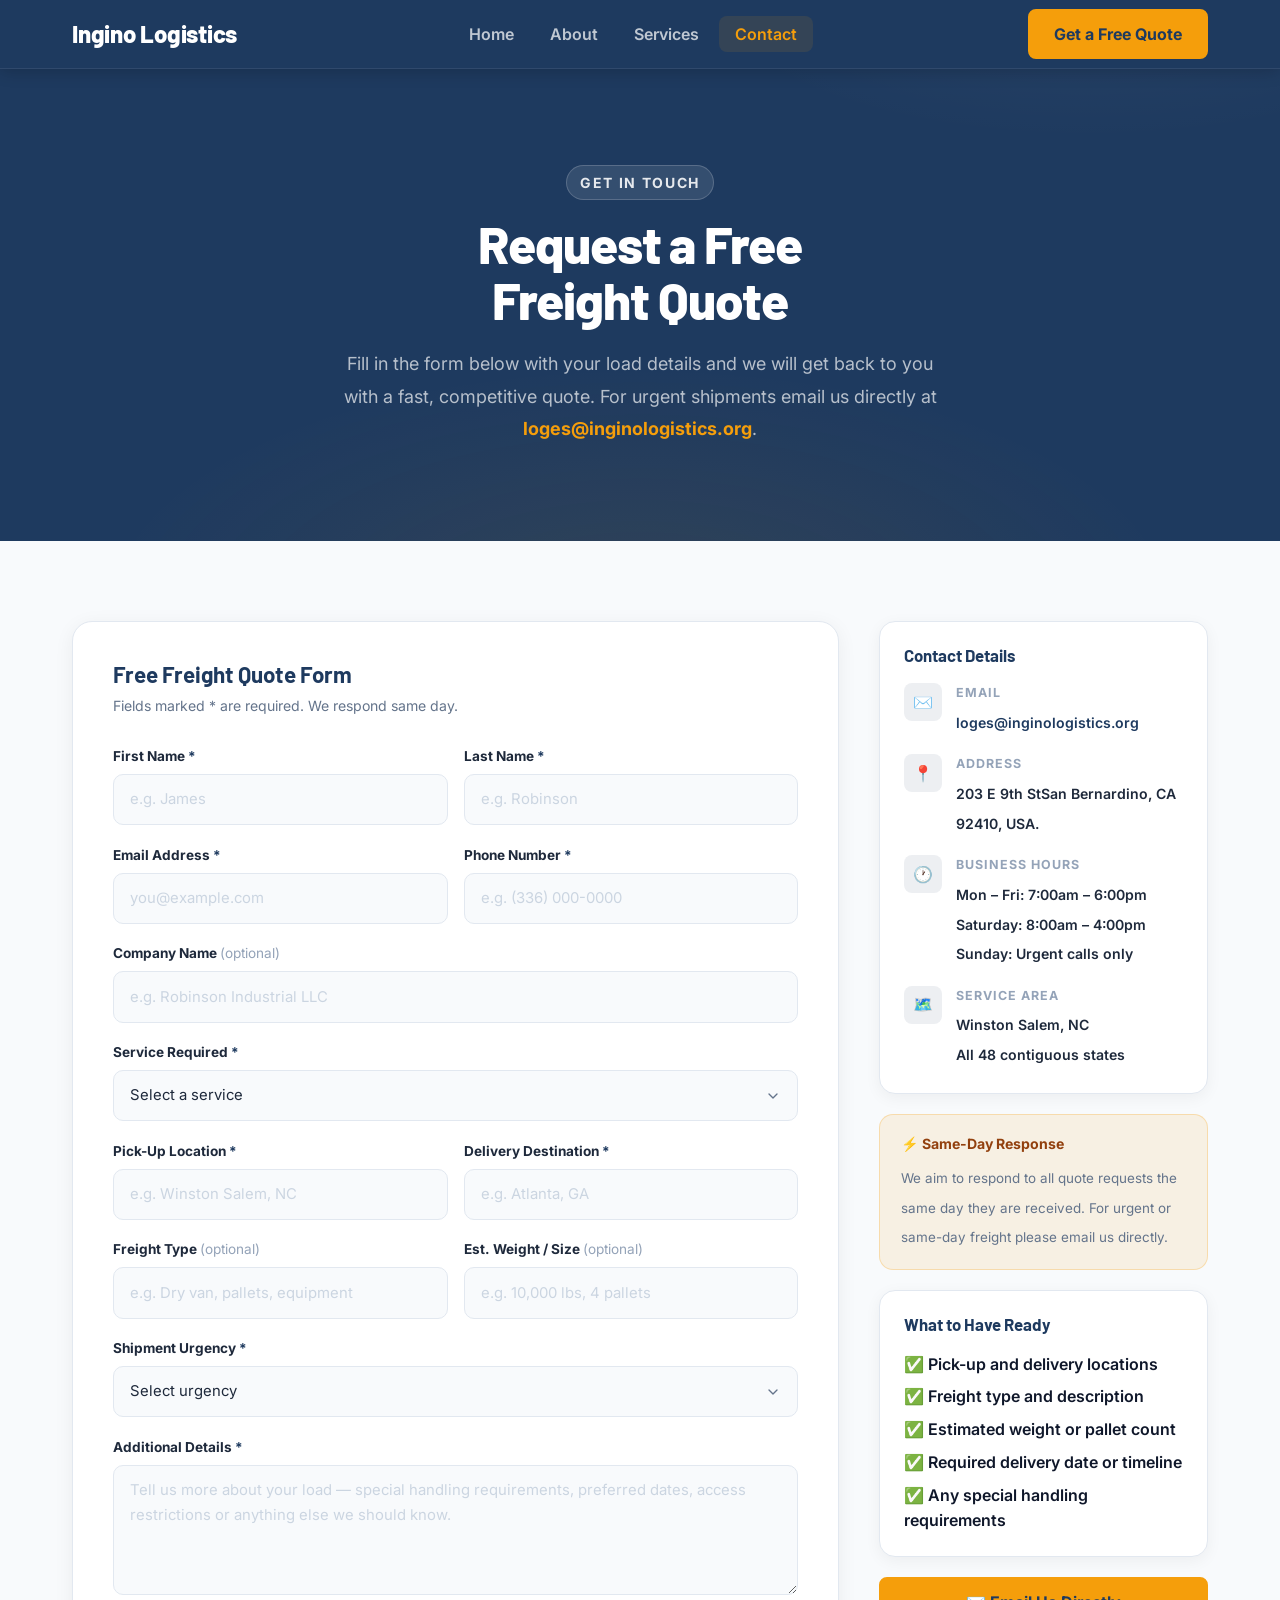
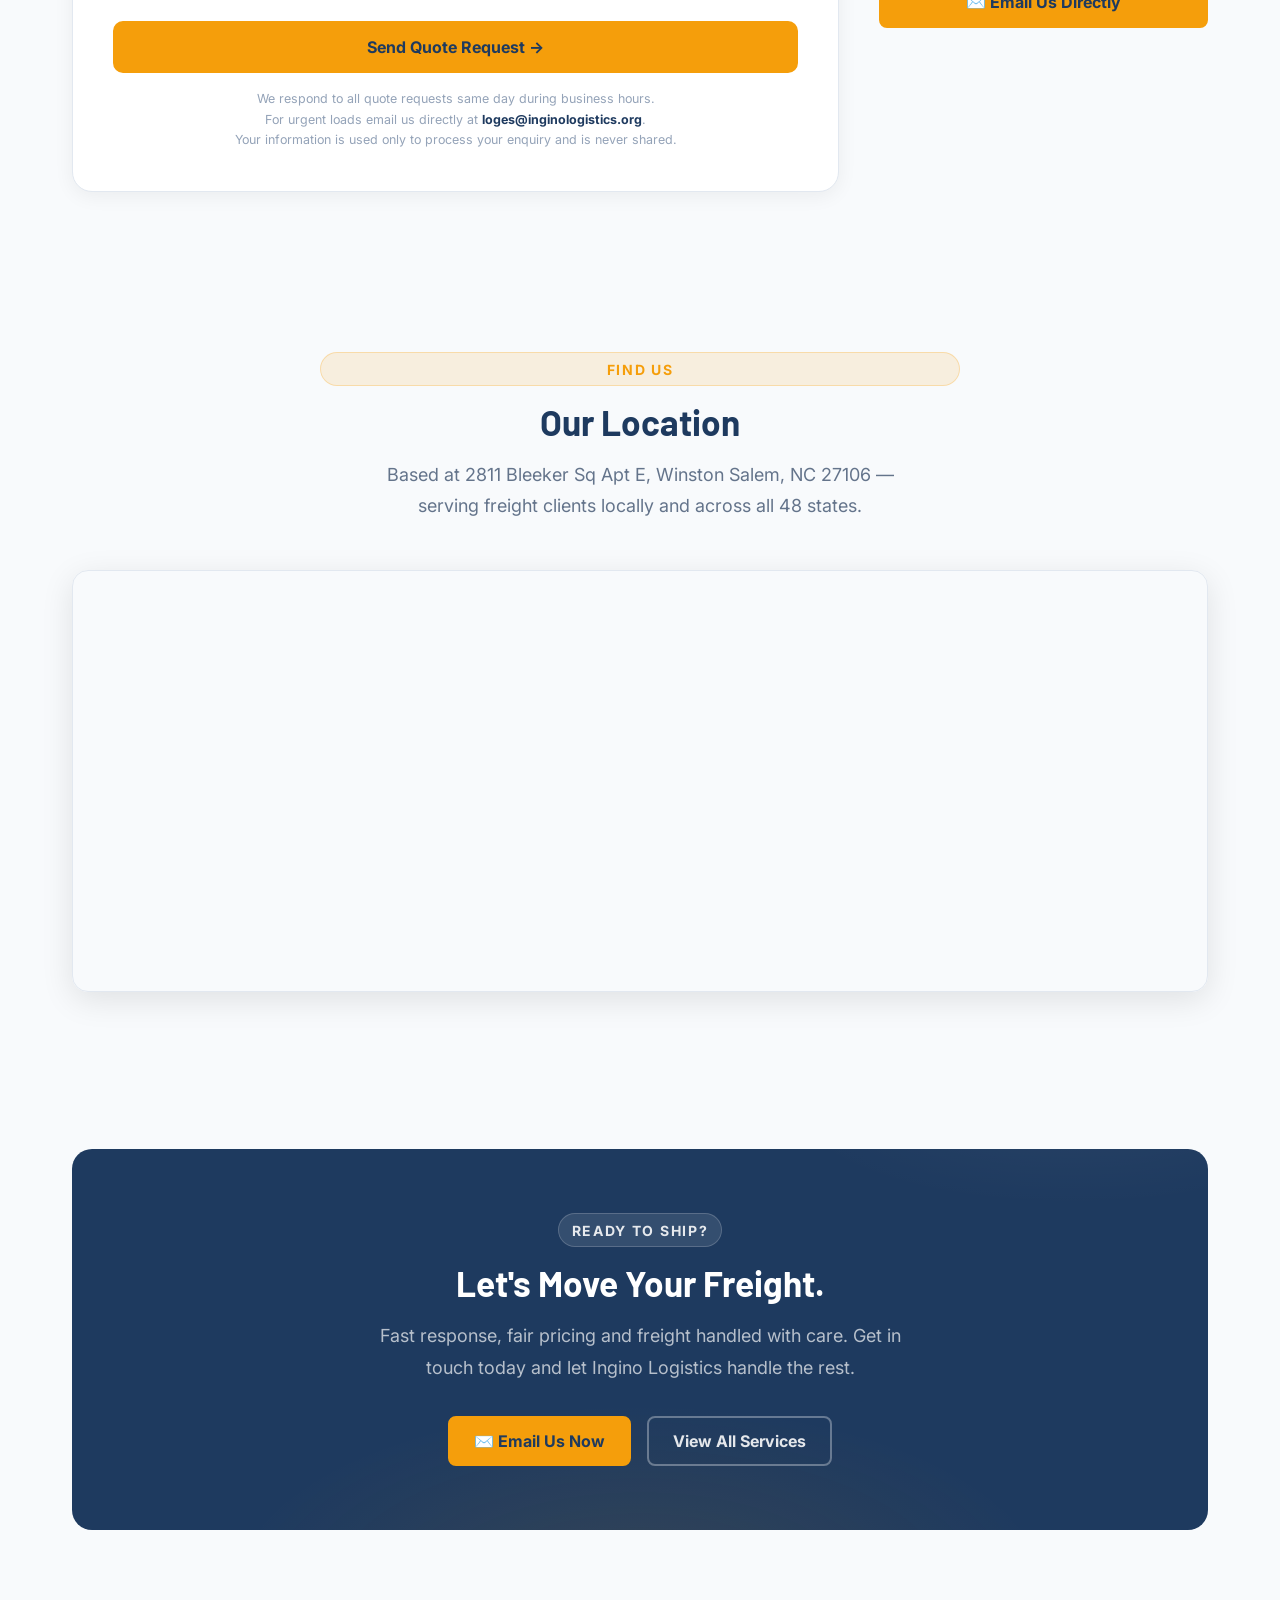
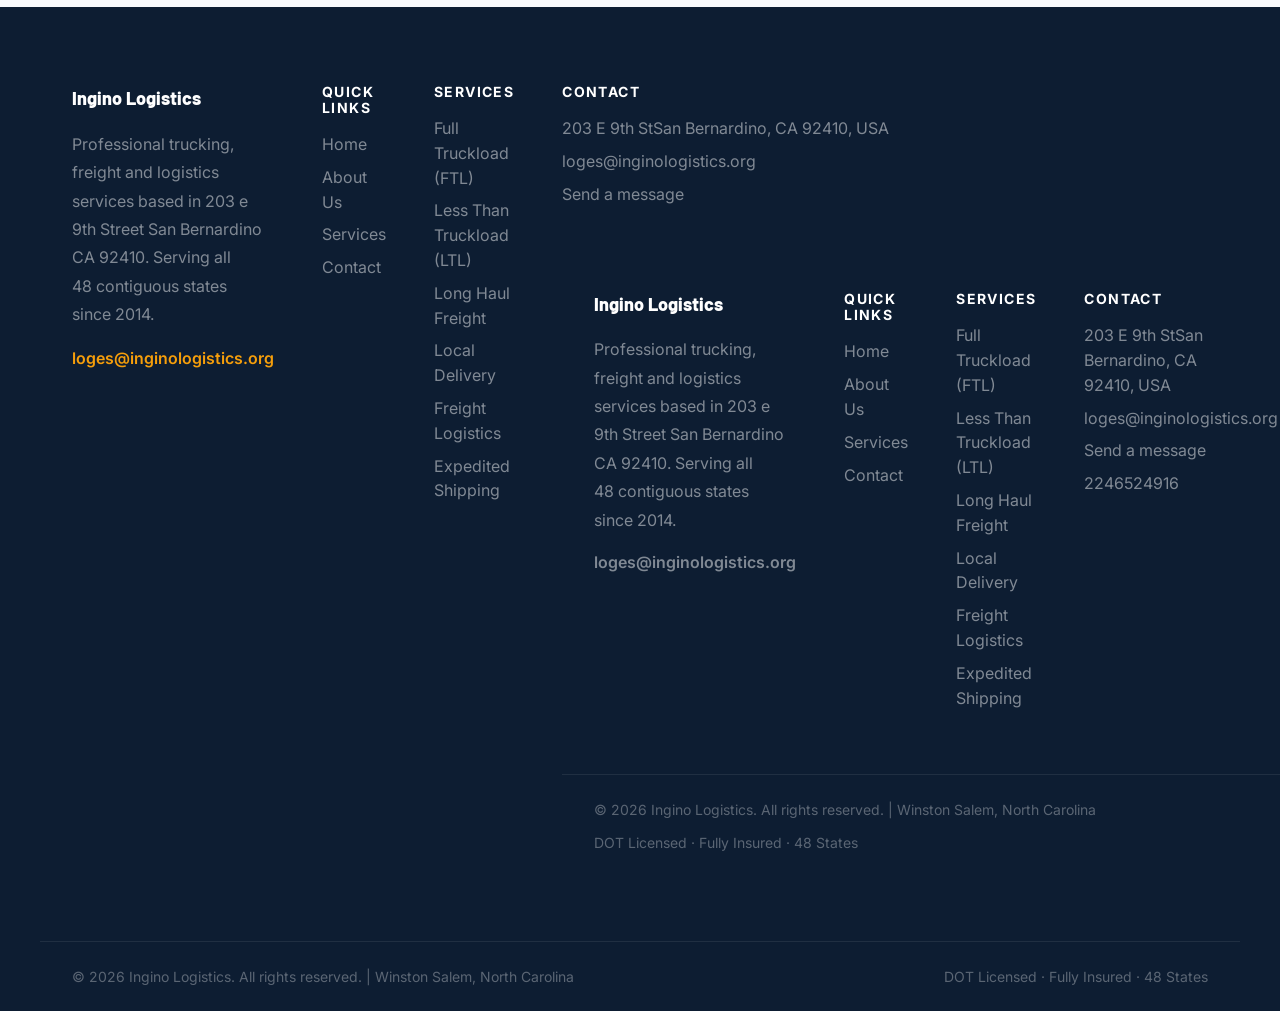
<file: contact.html>
<!doctype html>
<html lang="en">
  <head>
    <meta charset="UTF-8" />
    <meta name="viewport" content="width=device-width, initial-scale=1.0" />
    <title>Contact | Ingino Logistics — Winston Salem, NC</title>
    <meta
      name="description"
      content="Contact Ingino Logistics for a free freight quote. Trucking, FTL, LTL, long haul and local delivery across Winston Salem, NC and all 48 states."
    />
    <link rel="icon" type="image/png" href="images/logo.png" />
    <link rel="stylesheet" href="./assets/css/style.css" />

    <style>
      .contact-layout {
        display: grid;
        grid-template-columns: 1.4fr 0.6fr;
        gap: 2.5rem;
        align-items: start;
      }

      .contact-form-wrap {
        background: #fff;
        border: 1px solid #e2e8f0;
        border-radius: 20px;
        padding: clamp(1.5rem, 4vw, 2.5rem);
        box-shadow: 0 4px 20px rgba(0, 0, 0, 0.06);
      }

      .form-title {
        font-size: 1.4rem;
        font-weight: 700;
        margin-bottom: 0.35rem;
        color: #1e3a5f;
      }

      .form-subtitle {
        font-size: 0.88rem;
        color: #64748b;
        margin-bottom: 1.75rem;
      }

      .form-row {
        display: grid;
        grid-template-columns: 1fr 1fr;
        gap: 1rem;
      }

      .form-group {
        display: grid;
        gap: 0.4rem;
        margin-bottom: 1.15rem;
      }

      .form-group label {
        font-size: 0.85rem;
        font-weight: 700;
        color: #1e293b;
      }

      .form-group .req {
        color: #1e3a5f;
      }
      .form-group .opt {
        color: #94a3b8;
        font-weight: 400;
      }

      .form-group input,
      .form-group textarea,
      .form-group select {
        width: 100%;
        padding: 0.78rem 1rem;
        border: 1.5px solid #e2e8f0;
        border-radius: 10px;
        background: #f8fafc;
        font-size: 0.93rem;
        color: #1e293b;
        font-family: inherit;
        transition:
          border-color 0.2s,
          box-shadow 0.2s;
        -webkit-appearance: none;
        appearance: none;
      }

      .form-group input::placeholder,
      .form-group textarea::placeholder {
        color: #cbd5e1;
      }

      .form-group input:focus,
      .form-group textarea:focus,
      .form-group select:focus {
        outline: none;
        border-color: #1e3a5f;
        box-shadow: 0 0 0 3px rgba(30, 58, 95, 0.1);
      }

      .form-group input.error,
      .form-group textarea.error,
      .form-group select.error {
        border-color: #dc2626;
        box-shadow: 0 0 0 3px rgba(220, 38, 38, 0.1);
      }

      .form-group select {
        background-image: url("data:image/svg+xml,%3Csvg xmlns='http://www.w3.org/2000/svg' width='16' height='16' viewBox='0 0 24 24' fill='none' stroke='%2364748b' stroke-width='2' stroke-linecap='round' stroke-linejoin='round'%3E%3Cpolyline points='6 9 12 15 18 9'/%3E%3C/svg%3E");
        background-repeat: no-repeat;
        background-position: right 1rem center;
        padding-right: 2.5rem;
        cursor: pointer;
      }

      .form-group textarea {
        resize: vertical;
        min-height: 130px;
        line-height: 1.65;
      }

      .field-error {
        font-size: 0.78rem;
        color: #dc2626;
        font-weight: 600;
        display: none;
        margin-top: 2px;
      }

      .field-error.visible {
        display: block;
      }

      #form-result {
        display: none;
        padding: 0.9rem 1.1rem;
        border-radius: 10px;
        font-size: 0.88rem;
        font-weight: 600;
        line-height: 1.6;
        margin-bottom: 1.25rem;
        background: #fee2e2;
        border: 1px solid #fca5a5;
        color: #991b1b;
      }

      #form-result.visible {
        display: block;
      }

      .form-submit-btn {
        width: 100%;
        justify-content: center;
        min-height: 52px;
        font-size: 1rem;
        border-radius: 10px;
        margin-top: 0.5rem;
      }

      .form-note {
        font-size: 0.78rem;
        color: #94a3b8;
        text-align: center;
        line-height: 1.65;
        margin-top: 1rem;
      }

      /* Sidebar */
      .contact-sidebar {
        display: grid;
        gap: 1.25rem;
      }

      .info-card {
        background: #fff;
        border: 1px solid #e2e8f0;
        border-radius: 16px;
        padding: 1.5rem;
        box-shadow: 0 4px 16px rgba(0, 0, 0, 0.05);
        display: grid;
        gap: 1.1rem;
      }

      .info-card h3 {
        font-size: 1.05rem;
        font-weight: 700;
        color: #1e3a5f;
      }

      .info-detail {
        display: flex;
        align-items: flex-start;
        gap: 0.85rem;
      }

      .info-icon {
        width: 38px;
        height: 38px;
        border-radius: 8px;
        background: rgba(30, 58, 95, 0.08);
        display: grid;
        place-items: center;
        font-size: 1rem;
        flex-shrink: 0;
        color: #1e3a5f;
      }

      .info-detail-text p {
        font-weight: 700;
        font-size: 0.78rem;
        color: #94a3b8;
        text-transform: uppercase;
        letter-spacing: 0.08em;
        margin-bottom: 0.2rem;
      }

      .info-detail-text span,
      .info-detail-text a {
        font-size: 0.88rem;
        color: #1e293b;
        font-weight: 600;
        line-height: 1.55;
      }

      .info-detail-text a {
        color: #1e3a5f;
      }
      .info-detail-text a:hover {
        color: #f59e0b;
      }

      .notice-strip {
        background: rgba(245, 158, 11, 0.1);
        border: 1px solid rgba(245, 158, 11, 0.25);
        border-radius: 14px;
        padding: 1.1rem 1.3rem;
      }

      .notice-strip strong {
        display: block;
        font-size: 0.88rem;
        color: #92400e;
        margin-bottom: 0.4rem;
      }

      .notice-strip span {
        font-size: 0.84rem;
        color: #64748b;
        line-height: 1.65;
      }

      .map-wrap {
        border-radius: 16px;
        overflow: hidden;
        box-shadow: 0 8px 32px rgba(0, 0, 0, 0.1);
        border: 1px solid #e2e8f0;
        margin-top: 1rem;
      }

      @media (max-width: 1024px) {
        .contact-layout {
          grid-template-columns: 1fr;
        }
        .contact-sidebar {
          grid-template-columns: repeat(2, 1fr);
        }
      }

      @media (max-width: 640px) {
        .contact-sidebar {
          grid-template-columns: 1fr;
        }
        .form-row {
          grid-template-columns: 1fr;
        }
      }
    </style>
  </head>
  <body>
    <!-- HEADER -->
    <header class="header">
      <div class="container">
        <nav class="navbar">
          <div class="logo">
            <span class="logo-text">Ingino Logistics</span>
          </div>
          <ul class="nav-links" id="nav-links">
            <li><a href="index.html">Home</a></li>
            <li><a href="about.html">About</a></li>
            <li><a href="services.html">Services</a></li>
            <li><a href="contact.html" class="active">Contact</a></li>
          </ul>
          <a href="contact.html" class="btn btn-primary nav-cta"
            >Get a Free Quote</a
          >
          <button
            class="hamburger"
            id="hamburger"
            aria-label="Toggle menu"
            aria-expanded="false"
          >
            <span></span><span></span><span></span>
          </button>
        </nav>
      </div>
    </header>

    <!-- PAGE HERO -->
    <section class="page-hero">
      <div class="container">
        <span class="section-label label-light">Get In Touch</span>
        <h1>Request a Free<br />Freight Quote</h1>
        <p>
          Fill in the form below with your load details and we will get back to
          you with a fast, competitive quote. For urgent shipments email us
          directly at
          <a
            href="mailto:loges@inginologistics.org"
            style="color: #f59e0b; font-weight: 700"
            >loges@inginologistics.org</a
          >.
        </p>
      </div>
    </section>

    <!-- CONTACT SECTION -->
    <section class="section">
      <div class="container contact-layout">
        <!-- ══ FORM ══ -->
        <div>
          <div id="form-result">
            ⚠️ Please fill in all required fields before submitting.
          </div>

          <!--
          ════════════════════════════════════════════════════
          FORMSUBMIT — NATIVE POST (no AJAX)
          ════════════════════════════════════════════════════
          1. Email is already set to loges@inginologistics.org
          2. Deploy site live — won't work on localhost
          3. Submit form once on the live site
          4. Check loges@inginologistics.org inbox (and spam folder)
          5. Click the activation link from FormSubmit
          6. Done — all future submissions go to inbox
          ════════════════════════════════════════════════════
          -->
          <form
            class="contact-form-wrap"
            id="contact-form"
            action="https://formsubmit.co/loges@inginologistics.org"
            method="POST"
            novalidate
          >
            <!-- FormSubmit hidden config -->
            <input
              type="hidden"
              name="_subject"
              value="New Freight Quote Request — Ingino Logistics"
            />
            <input type="hidden" name="_template" value="table" />
            <input type="hidden" name="_captcha" value="false" />
            <input
              type="hidden"
              name="_next"
              value="https://inginologistics.com/contact.html"
            />
            <input
              type="hidden"
              name="_url"
              value="https://inginologistics.com/contact.html"
            />
            <!-- Honeypot spam trap -->
            <input
              type="text"
              name="_honey"
              style="display: none"
              tabindex="-1"
              autocomplete="off"
            />

            <h3 class="form-title">Free Freight Quote Form</h3>
            <p class="form-subtitle">
              Fields marked <span class="req">*</span> are required. We respond
              same day.
            </p>

            <!-- Name -->
            <div class="form-row">
              <div class="form-group">
                <label for="first-name"
                  >First Name <span class="req">*</span></label
                >
                <input
                  type="text"
                  id="first-name"
                  name="First Name"
                  placeholder="e.g. James"
                  autocomplete="given-name"
                />
                <span class="field-error" id="err-first-name"
                  >Please enter your first name.</span
                >
              </div>
              <div class="form-group">
                <label for="last-name"
                  >Last Name <span class="req">*</span></label
                >
                <input
                  type="text"
                  id="last-name"
                  name="Last Name"
                  placeholder="e.g. Robinson"
                  autocomplete="family-name"
                />
                <span class="field-error" id="err-last-name"
                  >Please enter your last name.</span
                >
              </div>
            </div>

            <!-- Email & Phone -->
            <div class="form-row">
              <div class="form-group">
                <label for="email"
                  >Email Address <span class="req">*</span></label
                >
                <input
                  type="email"
                  id="email"
                  name="email"
                  placeholder="you@example.com"
                  autocomplete="email"
                />
                <span class="field-error" id="err-email"
                  >Please enter a valid email address.</span
                >
              </div>
              <div class="form-group">
                <label for="phone"
                  >Phone Number <span class="req">*</span></label
                >
                <input
                  type="tel"
                  id="phone"
                  name="Phone Number"
                  placeholder="e.g. (336) 000-0000"
                  autocomplete="tel"
                />
                <span class="field-error" id="err-phone"
                  >Please enter your phone number.</span
                >
              </div>
            </div>

            <!-- Company -->
            <div class="form-group">
              <label for="company"
                >Company Name <span class="opt">(optional)</span></label
              >
              <input
                type="text"
                id="company"
                name="Company"
                placeholder="e.g. Robinson Industrial LLC"
                autocomplete="organization"
              />
            </div>

            <!-- Service needed -->
            <div class="form-group">
              <label for="service"
                >Service Required <span class="req">*</span></label
              >
              <select id="service" name="Service Required">
                <option value="" disabled selected>Select a service</option>
                <option value="Full Truckload (FTL)">
                  Full Truckload (FTL)
                </option>
                <option value="Less Than Truckload (LTL)">
                  Less Than Truckload (LTL)
                </option>
                <option value="Long Haul Freight">Long Haul Freight</option>
                <option value="Local / Regional Delivery">
                  Local / Regional Delivery
                </option>
                <option value="Freight Logistics">Freight Logistics</option>
                <option value="Expedited Shipping">Expedited Shipping</option>
                <option value="Multiple Services">Multiple Services</option>
                <option value="General Enquiry">General Enquiry</option>
              </select>
              <span class="field-error" id="err-service"
                >Please select a service.</span
              >
            </div>

            <!-- Origin & Destination -->
            <div class="form-row">
              <div class="form-group">
                <label for="origin"
                  >Pick-Up Location <span class="req">*</span></label
                >
                <input
                  type="text"
                  id="origin"
                  name="Pick-Up Location"
                  placeholder="e.g. Winston Salem, NC"
                />
                <span class="field-error" id="err-origin"
                  >Please enter pick-up location.</span
                >
              </div>
              <div class="form-group">
                <label for="destination"
                  >Delivery Destination <span class="req">*</span></label
                >
                <input
                  type="text"
                  id="destination"
                  name="Delivery Destination"
                  placeholder="e.g. Atlanta, GA"
                />
                <span class="field-error" id="err-destination"
                  >Please enter delivery destination.</span
                >
              </div>
            </div>

            <!-- Freight type & Weight -->
            <div class="form-row">
              <div class="form-group">
                <label for="freight-type"
                  >Freight Type <span class="opt">(optional)</span></label
                >
                <input
                  type="text"
                  id="freight-type"
                  name="Freight Type"
                  placeholder="e.g. Dry van, pallets, equipment"
                />
              </div>
              <div class="form-group">
                <label for="weight"
                  >Est. Weight / Size <span class="opt">(optional)</span></label
                >
                <input
                  type="text"
                  id="weight"
                  name="Estimated Weight"
                  placeholder="e.g. 10,000 lbs, 4 pallets"
                />
              </div>
            </div>

            <!-- Urgency -->
            <div class="form-group">
              <label for="urgency"
                >Shipment Urgency <span class="req">*</span></label
              >
              <select id="urgency" name="Shipment Urgency">
                <option value="" disabled selected>Select urgency</option>
                <option value="Same Day">Same Day</option>
                <option value="Next Day">Next Day</option>
                <option value="Within 2-3 Days">Within 2–3 Days</option>
                <option value="This Week">This Week</option>
                <option value="Within 2 Weeks">Within 2 Weeks</option>
                <option value="Flexible / Planning Ahead">
                  Flexible / Planning Ahead
                </option>
              </select>
              <span class="field-error" id="err-urgency"
                >Please select shipment urgency.</span
              >
            </div>

            <!-- Message -->
            <div class="form-group">
              <label for="message"
                >Additional Details <span class="req">*</span></label
              >
              <textarea
                id="message"
                name="Message"
                placeholder="Tell us more about your load — special handling requirements, preferred dates, access restrictions or anything else we should know."
              ></textarea>
              <span class="field-error" id="err-message"
                >Please provide details about your shipment.</span
              >
            </div>

            <!-- Submit -->
            <button
              type="submit"
              id="submit-btn"
              class="btn btn-primary form-submit-btn"
            >
              Send Quote Request →
            </button>

            <p class="form-note">
              We respond to all quote requests same day during business
              hours.<br />
              For urgent loads email us directly at
              <a
                href="mailto:loges@inginologistics.org"
                style="color: #1e3a5f; font-weight: 700"
                >loges@inginologistics.org</a
              >.<br />
              Your information is used only to process your enquiry and is never
              shared.
            </p>
          </form>
        </div>

        <!-- ══ SIDEBAR ══ -->
        <aside class="contact-sidebar">
          <div class="info-card">
            <h3>Contact Details</h3>

            <div class="info-detail">
              <div class="info-icon">✉️</div>
              <div class="info-detail-text">
                <p>Email</p>
                <a href="mailto:loges@inginologistics.org"
                  >loges@inginologistics.org</a
                >
              </div>
            </div>

            <div class="info-detail">
              <div class="info-icon">📍</div>
              <div class="info-detail-text">
                <p>Address</p>
                <span>203 E 9th StSan Bernardino, CA 92410, USA. </span>
              </div>
            </div>

            <div class="info-detail">
              <div class="info-icon">🕐</div>
              <div class="info-detail-text">
                <p>Business Hours</p>
                <span
                  >Mon – Fri: 7:00am – 6:00pm<br />Saturday: 8:00am – 4:00pm<br />Sunday:
                  Urgent calls only</span
                >
              </div>
            </div>

            <div class="info-detail">
              <div class="info-icon">🗺️</div>
              <div class="info-detail-text">
                <p>Service Area</p>
                <span>Winston Salem, NC<br />All 48 contiguous states</span>
              </div>
            </div>
          </div>

          <!-- Notice -->
          <div class="notice-strip">
            <strong>⚡ Same-Day Response</strong>
            <span
              >We aim to respond to all quote requests the same day they are
              received. For urgent or same-day freight please email us
              directly.</span
            >
          </div>

          <!-- What to have ready -->
          <div class="info-card">
            <h3>What to Have Ready</h3>
            <ul class="about-list" style="gap: 0.5rem">
              <li>✅ Pick-up and delivery locations</li>
              <li>✅ Freight type and description</li>
              <li>✅ Estimated weight or pallet count</li>
              <li>✅ Required delivery date or timeline</li>
              <li>✅ Any special handling requirements</li>
            </ul>
          </div>

          <!-- Email CTA -->
          <a
            href="mailto:
            "
            class="btn btn-primary"
            style="width: 100%; justify-content: center; min-height: 50px"
          >
            ✉️ Email Us Directly
          </a>
        </aside>
      </div>
    </section>

    <!-- MAP -->
    <section class="section">
      <div class="container">
        <div class="section-header">
          <span class="section-label">Find Us</span>
          <h2>Our Location</h2>
          <p>
            Based at 2811 Bleeker Sq Apt E, Winston Salem, NC 27106 — serving
            freight clients locally and across all 48 states.
          </p>
        </div>
        <!--
          To embed the exact map:
          1. Go to maps.google.com
          2. Search: 2811 Bleeker Sq Apt E, Winston Salem, NC 27106
          3. Click Share → Embed a map → Copy HTML
          4. Replace the iframe src below with your copied src
        -->
        <div class="map-wrap">
          <iframe
            src="https://www.google.com/maps/embed?pb=!1m18!1m12!1m3!1d3232.0!2d-80.2423!3d36.0999!2m3!1f0!2f0!3f0!3m2!1i1024!2i768!4f13.1!3m3!1m2!1s0x0%3A0x0!2s2811+Bleeker+Sq%2C+Winston+Salem%2C+NC+27106!5e0!3m2!1sen!2sus!4v1234567890"
            width="100%"
            height="420"
            style="border: 0; display: block"
            allowfullscreen=""
            loading="lazy"
            referrerpolicy="no-referrer-when-downgrade"
            title="Ingino Logistics — 2811 Bleeker Sq Apt E, Winston Salem, NC 27106"
          ></iframe>
        </div>
      </div>
    </section>

    <!-- CTA -->
    <section class="cta-section">
      <div class="container">
        <div class="cta-box">
          <span class="section-label label-light">Ready to Ship?</span>
          <h2>Let's Move Your Freight.</h2>
          <p>
            Fast response, fair pricing and freight handled with care. Get in
            touch today and let Ingino Logistics handle the rest.
          </p>
          <div class="cta-btns">
            <a href="mailto:loges@inginologistics.org" class="btn btn-accent"
              >✉️ Email Us Now</a
            >
            <a href="services.html" class="btn btn-outline-light"
              >View All Services</a
            >
          </div>
        </div>
      </div>
    </section>

    <!-- FOOTER -->
    <footer class="footer">
      <div class="container footer-grid">
        <div class="footer-brand">
          <div class="footer-logo">
            <span>Ingino Logistics</span>
          </div>
          <p>
            Professional trucking, freight and logistics services based in 203 e
            9th Street San Bernardino CA 92410. Serving all 48 contiguous states
            since 2014.
          </p>
          <a href="mailto:loges@inginologistics.org" class="footer-email"
            >loges@inginologistics.org</a
          >
        </div>

        <div class="footer-col">
          <h4>Quick Links</h4>
          <ul>
            <li><a href="index.html">Home</a></li>
            <li><a href="about.html">About Us</a></li>
            <li><a href="services.html">Services</a></li>
            <li><a href="contact.html">Contact</a></li>
          </ul>
        </div>

        <div class="footer-col">
          <h4>Services</h4>
          <ul>
            <li><a href="services.html">Full Truckload (FTL)</a></li>
            <li><a href="services.html">Less Than Truckload (LTL)</a></li>
            <li><a href="services.html">Long Haul Freight</a></li>
            <li><a href="services.html">Local Delivery</a></li>
            <li><a href="services.html">Freight Logistics</a></li>
            <li><a href="services.html">Expedited Shipping</a></li>
          </ul>
        </div>

        <div class="footer-col">
          <h4>Contact</h4>
          <ul>
            <li>203 E 9th StSan Bernardino, CA 92410, USA</li>
            <li>
              <a href="mailto:loges@inginologistics.org"
                >loges@inginologistics.org</a
              >
            </li>
            <li><a href="contact.html">Send a message</a></li>
            <li>
              <footer class="footer">
                <div class="container footer-grid">
                  <div class="footer-brand">
                    <div class="footer-logo">
                      <span>Ingino Logistics</span>
                    </div>
                    <p>
                      Professional trucking, freight and logistics services
                      based in 203 e 9th Street San Bernardino CA 92410. Serving
                      all 48 contiguous states since 2014.
                    </p>
                    <a
                      href="mailto:loges@inginologistics.org"
                      class="footer-email"
                      >loges@inginologistics.org</a
                    >
                  </div>

                  <div class="footer-col">
                    <h4>Quick Links</h4>
                    <ul>
                      <li><a href="index.html">Home</a></li>
                      <li><a href="about.html">About Us</a></li>
                      <li><a href="services.html">Services</a></li>
                      <li><a href="contact.html">Contact</a></li>
                    </ul>
                  </div>

                  <div class="footer-col">
                    <h4>Services</h4>
                    <ul>
                      <li><a href="services.html">Full Truckload (FTL)</a></li>
                      <li>
                        <a href="services.html">Less Than Truckload (LTL)</a>
                      </li>
                      <li><a href="services.html">Long Haul Freight</a></li>
                      <li><a href="services.html">Local Delivery</a></li>
                      <li><a href="services.html">Freight Logistics</a></li>
                      <li><a href="services.html">Expedited Shipping</a></li>
                    </ul>
                  </div>

                  <div class="footer-col">
                    <h4>Contact</h4>
                    <ul>
                      <li>203 E 9th StSan Bernardino, CA 92410, USA</li>
                      <li>
                        <a href="mailto:loges@inginologistics.org"
                          >loges@inginologistics.org</a
                        >
                      </li>
                      <li><a href="contact.html">Send a message</a></li>
                      <li>2246524916</li>
                    </ul>
                  </div>
                </div>
                <div class="container footer-bottom">
                  <p>
                    © 2026 Ingino Logistics. All rights reserved. | Winston
                    Salem, North Carolina
                  </p>
                  <p>DOT Licensed · Fully Insured · 48 States</p>
                </div>
              </footer>
            </li>
          </ul>
        </div>
      </div>
      <div class="container footer-bottom">
        <p>
          © 2026 Ingino Logistics. All rights reserved. | Winston Salem, North
          Carolina
        </p>
        <p>DOT Licensed · Fully Insured · 48 States</p>
      </div>
    </footer>

    <!-- ════════════════════════════════════════════════════
         INLINE JS — Validation only, native POST to FormSubmit
         ════════════════════════════════════════════════════ -->
    <script>
      (function () {
        "use strict";

        var form = document.getElementById("contact-form");
        var result = document.getElementById("form-result");
        var btn = document.getElementById("submit-btn");

        /* ── helpers ── */
        function showError(inputId, errorId) {
          var el = document.getElementById(inputId);
          var err = document.getElementById(errorId);
          if (el) el.classList.add("error");
          if (err) err.classList.add("visible");
        }

        function clearError(inputId, errorId) {
          var el = document.getElementById(inputId);
          var err = document.getElementById(errorId);
          if (el) el.classList.remove("error");
          if (err) err.classList.remove("visible");
        }

        function isValidEmail(val) {
          return /^[^\s@]+@[^\s@]+\.[^\s@]+$/.test(val.trim());
        }

        /* ── clear errors as user types ── */
        [
          ["first-name", "err-first-name"],
          ["last-name", "err-last-name"],
          ["email", "err-email"],
          ["phone", "err-phone"],
          ["service", "err-service"],
          ["origin", "err-origin"],
          ["destination", "err-destination"],
          ["urgency", "err-urgency"],
          ["message", "err-message"],
        ].forEach(function (pair) {
          var el = document.getElementById(pair[0]);
          if (el) {
            el.addEventListener("input", function () {
              clearError(pair[0], pair[1]);
              result.classList.remove("visible");
            });
            el.addEventListener("change", function () {
              clearError(pair[0], pair[1]);
              result.classList.remove("visible");
            });
          }
        });

        /* ── validate ── */
        function validate() {
          var valid = true;

          var firstName = document.getElementById("first-name").value.trim();
          var lastName = document.getElementById("last-name").value.trim();
          var email = document.getElementById("email").value.trim();
          var phone = document.getElementById("phone").value.trim();
          var service = document.getElementById("service").value;
          var origin = document.getElementById("origin").value.trim();
          var destination = document.getElementById("destination").value.trim();
          var urgency = document.getElementById("urgency").value;
          var message = document.getElementById("message").value.trim();

          if (!firstName) {
            showError("first-name", "err-first-name");
            valid = false;
          }
          if (!lastName) {
            showError("last-name", "err-last-name");
            valid = false;
          }
          if (!email || !isValidEmail(email)) {
            showError("email", "err-email");
            valid = false;
          }
          if (!phone) {
            showError("phone", "err-phone");
            valid = false;
          }
          if (!service) {
            showError("service", "err-service");
            valid = false;
          }
          if (!origin) {
            showError("origin", "err-origin");
            valid = false;
          }
          if (!destination) {
            showError("destination", "err-destination");
            valid = false;
          }
          if (!urgency) {
            showError("urgency", "err-urgency");
            valid = false;
          }
          if (!message) {
            showError("message", "err-message");
            valid = false;
          }

          return valid;
        }

        /* ── submit — validate then allow native POST ── */
        form.addEventListener("submit", function (e) {
          if (!validate()) {
            e.preventDefault();
            result.classList.add("visible");
            result.scrollIntoView({ behavior: "smooth", block: "center" });
            return;
          }
          /* Valid — native POST to FormSubmit */
          btn.disabled = true;
          btn.textContent = "Sending…";
        });
      })();
    </script>

    <script src="./assets/js/main.js"></script>
  </body>
</html>
</file>
<file: assets/css/style.css>
/* =============================================
   Ingino Logistics — style.css
   Art direction: Professional freight/trucking
   Palette: Deep navy (#1e3a5f) + amber (#f59e0b)
   Typography: Barlow (display) + Inter (body)
   Density: Balanced
   ============================================= */

/* === GOOGLE FONTS === */
@import url('https://fonts.googleapis.com/css2?family=Barlow:wght@400;500;600;700;800&family=Barlow+Condensed:wght@600;700;800&family=Inter:wght@300;400;500;600;700&display=swap');

/* ===================================
   DESIGN TOKENS
   =================================== */
:root {
  /* Brand */
  --color-navy:          #1e3a5f;
  --color-navy-dark:     #152a47;
  --color-navy-deeper:   #0d1d32;
  --color-amber:         #f59e0b;
  --color-amber-hover:   #d97706;
  --color-amber-light:   rgba(245, 158, 11, 0.12);

  /* Surfaces */
  --color-bg:            #f8fafc;
  --color-surface:       #ffffff;
  --color-surface-2:     #f1f5f9;
  --color-border:        #e2e8f0;
  --color-divider:       #e2e8f0;

  /* Text */
  --color-text:          #0f172a;
  --color-text-muted:    #64748b;
  --color-text-faint:    #94a3b8;
  --color-text-inverse:  #ffffff;

  /* Typography */
  --font-display: 'Barlow', 'Helvetica Neue', sans-serif;
  --font-body:    'Inter',  'Helvetica Neue', sans-serif;

  /* Fluid Type Scale */
  --text-xs:   clamp(0.75rem,  0.7rem  + 0.25vw, 0.875rem);
  --text-sm:   clamp(0.875rem, 0.8rem  + 0.35vw, 1rem);
  --text-base: clamp(1rem,     0.95rem + 0.25vw, 1.125rem);
  --text-lg:   clamp(1.125rem, 1rem    + 0.75vw, 1.5rem);
  --text-xl:   clamp(1.5rem,   1.2rem  + 1.25vw, 2.25rem);
  --text-2xl:  clamp(2rem,     1.2rem  + 2.5vw,  3.5rem);
  --text-3xl:  clamp(2.5rem,   1rem    + 4vw,    5rem);

  /* 4px Spacing System */
  --space-1:  0.25rem;
  --space-2:  0.5rem;
  --space-3:  0.75rem;
  --space-4:  1rem;
  --space-5:  1.25rem;
  --space-6:  1.5rem;
  --space-8:  2rem;
  --space-10: 2.5rem;
  --space-12: 3rem;
  --space-16: 4rem;
  --space-20: 5rem;
  --space-24: 6rem;

  /* Radius */
  --radius-sm:   0.375rem;
  --radius-md:   0.5rem;
  --radius-lg:   0.75rem;
  --radius-xl:   1rem;
  --radius-2xl:  1.25rem;
  --radius-full: 9999px;

  /* Shadows */
  --shadow-sm: 0 1px 3px rgba(15, 23, 42, 0.06), 0 1px 2px rgba(15, 23, 42, 0.04);
  --shadow-md: 0 4px 12px rgba(15, 23, 42, 0.08), 0 2px 4px rgba(15, 23, 42, 0.04);
  --shadow-lg: 0 12px 32px rgba(15, 23, 42, 0.12), 0 4px 8px rgba(15, 23, 42, 0.06);

  /* Transitions */
  --transition: 200ms cubic-bezier(0.16, 1, 0.3, 1);

  /* Content Widths */
  --content-default: 1200px;
  --content-narrow:  800px;
}

/* ===================================
   BASE RESET
   =================================== */
*, *::before, *::after {
  box-sizing: border-box;
  margin: 0;
  padding: 0;
}

html {
  -webkit-text-size-adjust: none;
  text-size-adjust: none;
  -webkit-font-smoothing: antialiased;
  -moz-osx-font-smoothing: grayscale;
  text-rendering: optimizeLegibility;
  scroll-behavior: smooth;
  scroll-padding-top: 80px;
  hanging-punctuation: first last;
}

body {
  min-height: 100dvh;
  font-family: var(--font-body);
  font-size: var(--text-base);
  color: var(--color-text);
  background-color: var(--color-bg);
  line-height: 1.65;
}

img, picture, video, canvas, svg {
  display: block;
  max-width: 100%;
  height: auto;
}

ul, ol { list-style: none; }
input, button, textarea, select { font: inherit; color: inherit; }
button { cursor: pointer; background: none; border: none; }
a { text-decoration: none; color: inherit; }
table { border-collapse: collapse; width: 100%; }

h1, h2, h3, h4, h5, h6 {
  text-wrap: balance;
  line-height: 1.15;
  font-family: var(--font-display);
  font-weight: 700;
  color: var(--color-navy);
}

p, li, figcaption { text-wrap: pretty; }

::selection {
  background: rgba(245, 158, 11, 0.2);
  color: var(--color-text);
}

:focus-visible {
  outline: 2px solid var(--color-amber);
  outline-offset: 3px;
  border-radius: var(--radius-sm);
}

@media (prefers-reduced-motion: reduce) {
  *, *::before, *::after {
    animation-duration: 0.01ms !important;
    animation-iteration-count: 1 !important;
    transition-duration: 0.01ms !important;
    scroll-behavior: auto !important;
  }
}

/* ===================================
   CONTAINER
   =================================== */
.container {
  max-width: var(--content-default);
  margin-inline: auto;
  padding-inline: clamp(var(--space-4), 4vw, var(--space-8));
}

/* ===================================
   HEADER & NAVIGATION
   =================================== */
.header {
  position: sticky;
  top: 0;
  z-index: 100;
  background: var(--color-navy);
  border-bottom: 1px solid rgba(255, 255, 255, 0.08);
  box-shadow: 0 2px 16px rgba(0, 0, 0, 0.2);
}

.navbar {
  display: flex;
  align-items: center;
  justify-content: space-between;
  gap: var(--space-6);
  height: 68px;
}

.logo {
  display: flex;
  align-items: center;
  gap: var(--space-3);
  flex-shrink: 0;
  text-decoration: none;
}

.logo img {
  height: 40px;
  width: auto;
  object-fit: contain;
  flex-shrink: 0;
}

.logo-text {
  font-family: var(--font-display);
  font-size: var(--text-lg);
  font-weight: 800;
  color: #ffffff;
  letter-spacing: -0.01em;
  white-space: nowrap;
}

.nav-links {
  display: flex;
  align-items: center;
  gap: var(--space-1);
}

.nav-links a {
  font-size: var(--text-sm);
  font-weight: 600;
  color: rgba(255, 255, 255, 0.72);
  padding: var(--space-2) var(--space-4);
  border-radius: var(--radius-md);
  transition: color var(--transition), background var(--transition);
  white-space: nowrap;
}

.nav-links a:hover {
  color: #ffffff;
  background: rgba(255, 255, 255, 0.1);
}

.nav-links a.active {
  color: var(--color-amber);
  background: rgba(245, 158, 11, 0.1);
}

.hamburger {
  display: none;
  flex-direction: column;
  justify-content: center;
  gap: 5px;
  width: 40px;
  height: 40px;
  padding: var(--space-2);
  border-radius: var(--radius-md);
  transition: background var(--transition);
  flex-shrink: 0;
}

.hamburger:hover { background: rgba(255, 255, 255, 0.1); }

.hamburger span {
  display: block;
  height: 2px;
  width: 100%;
  background: #ffffff;
  border-radius: 2px;
  transition: transform var(--transition), opacity var(--transition), width var(--transition);
  transform-origin: center;
}

.hamburger.open span:nth-child(1) { transform: translateY(7px) rotate(45deg); }
.hamburger.open span:nth-child(2) { opacity: 0; transform: scaleX(0); }
.hamburger.open span:nth-child(3) { transform: translateY(-7px) rotate(-45deg); }

/* ===================================
   BUTTONS
   =================================== */
.btn {
  display: inline-flex;
  align-items: center;
  gap: var(--space-2);
  padding: 0.75rem var(--space-6);
  font-family: var(--font-body);
  font-size: var(--text-sm);
  font-weight: 700;
  border-radius: var(--radius-md);
  border: 2px solid transparent;
  white-space: nowrap;
  text-decoration: none;
  line-height: 1.4;
  cursor: pointer;
  transition:
    background var(--transition),
    color var(--transition),
    border-color var(--transition),
    box-shadow var(--transition),
    transform var(--transition);
}

.btn:hover { transform: translateY(-1px); }
.btn:active { transform: translateY(0); }

.btn-primary {
  background: var(--color-amber);
  color: var(--color-navy);
  border-color: var(--color-amber);
}

.btn-primary:hover {
  background: var(--color-amber-hover);
  border-color: var(--color-amber-hover);
  box-shadow: 0 4px 18px rgba(245, 158, 11, 0.38);
}

.btn-outline {
  background: transparent;
  color: var(--color-navy);
  border-color: var(--color-navy);
}

.btn-outline:hover {
  background: var(--color-navy);
  color: #ffffff;
}

.btn-accent {
  background: var(--color-amber);
  color: var(--color-navy);
  border-color: var(--color-amber);
}

.btn-accent:hover {
  background: var(--color-amber-hover);
  border-color: var(--color-amber-hover);
  box-shadow: 0 4px 18px rgba(245, 158, 11, 0.42);
}

.btn-outline-light {
  background: transparent;
  color: rgba(255, 255, 255, 0.88);
  border-color: rgba(255, 255, 255, 0.32);
}

.btn-outline-light:hover {
  background: rgba(255, 255, 255, 0.1);
  border-color: rgba(255, 255, 255, 0.6);
  color: #ffffff;
}

/* ===================================
   SECTION LABELS
   =================================== */
.section-label {
  display: inline-block;
  font-family: var(--font-body);
  font-size: var(--text-xs);
  font-weight: 700;
  letter-spacing: 0.12em;
  text-transform: uppercase;
  color: var(--color-amber);
  background: var(--color-amber-light);
  border: 1px solid rgba(245, 158, 11, 0.25);
  padding: 0.3rem 0.8rem;
  border-radius: var(--radius-full);
  margin-bottom: var(--space-4);
}

.label-light {
  background: rgba(255, 255, 255, 0.1);
  border-color: rgba(255, 255, 255, 0.18);
  color: rgba(255, 255, 255, 0.88);
}

.section-header {
  text-align: center;
  max-width: 640px;
  margin-inline: auto;
  margin-bottom: clamp(var(--space-8), 5vw, var(--space-12));
}

.section-header .section-label { display: block; }

.section-header h2 {
  font-size: var(--text-xl);
  margin-bottom: var(--space-4);
}

.section-header p {
  font-size: var(--text-base);
  color: var(--color-text-muted);
  max-width: 52ch;
  margin-inline: auto;
  line-height: 1.75;
}

/* ===================================
   SECTIONS
   =================================== */
.section {
  padding: clamp(var(--space-12), 7vw, var(--space-20)) 0;
}

.alt-section {
  background: var(--color-surface-2);
}

/* ===================================
   PAGE HERO (about / services / contact)
   =================================== */
.page-hero {
  background: var(--color-navy);
  padding: clamp(var(--space-16), 9vw, var(--space-24)) 0;
  text-align: center;
  position: relative;
  overflow: hidden;
}

.page-hero::before {
  content: '';
  position: absolute;
  inset: 0;
  background:
    radial-gradient(ellipse 65% 80% at 50% 115%, rgba(245, 158, 11, 0.09) 0%, transparent 65%),
    radial-gradient(ellipse 55% 55% at 85% -15%, rgba(255, 255, 255, 0.04) 0%, transparent 55%);
  pointer-events: none;
}

.page-hero .container { position: relative; z-index: 1; }

.page-hero h1 {
  font-size: var(--text-2xl);
  color: #ffffff;
  font-weight: 800;
  line-height: 1.1;
  margin-bottom: var(--space-5);
  letter-spacing: -0.02em;
}

.page-hero p {
  font-size: var(--text-base);
  color: rgba(255, 255, 255, 0.68);
  max-width: 56ch;
  margin-inline: auto;
  line-height: 1.8;
}

/* ===================================
   HERO SECTION (home page)
   =================================== */
.hero-section {
  background: var(--color-navy);
  padding: clamp(var(--space-16), 10vw, var(--space-24)) 0;
  position: relative;
  overflow: hidden;
}

.hero-section::before {
  content: '';
  position: absolute;
  inset: 0;
  background:
    radial-gradient(ellipse 55% 75% at 15% 55%, rgba(245, 158, 11, 0.07) 0%, transparent 60%),
    radial-gradient(ellipse 45% 65% at 85% 20%, rgba(255, 255, 255, 0.03) 0%, transparent 50%),
    radial-gradient(ellipse 65% 45% at 50% 120%, rgba(245, 158, 11, 0.05) 0%, transparent 55%);
  pointer-events: none;
}

.hero-section .container {
  position: relative;
  z-index: 1;
  display: grid;
  grid-template-columns: 1fr 1fr;
  gap: clamp(var(--space-8), 6vw, var(--space-16));
  align-items: center;
}

.hero-content { display: grid; gap: var(--space-6); }

.hero-badge {
  display: inline-flex;
  align-items: center;
  gap: var(--space-2);
  font-size: var(--text-xs);
  font-weight: 700;
  letter-spacing: 0.1em;
  text-transform: uppercase;
  color: var(--color-amber);
  background: rgba(245, 158, 11, 0.12);
  border: 1px solid rgba(245, 158, 11, 0.28);
  padding: 0.4rem var(--space-4);
  border-radius: var(--radius-full);
  width: fit-content;
}

.hero-title {
  font-family: var(--font-display);
  font-size: var(--text-3xl);
  font-weight: 800;
  color: #ffffff;
  line-height: 1.05;
  letter-spacing: -0.025em;
}

.hero-title .accent-text { color: var(--color-amber); }

.hero-subtitle {
  font-size: var(--text-base);
  color: rgba(255, 255, 255, 0.65);
  line-height: 1.8;
  max-width: 52ch;
}

.hero-btns {
  display: flex;
  flex-wrap: wrap;
  gap: var(--space-4);
}

.hero-stats {
  display: flex;
  flex-wrap: wrap;
  gap: var(--space-6);
  padding-top: var(--space-5);
  border-top: 1px solid rgba(255, 255, 255, 0.1);
}

.hero-stat { display: grid; gap: 2px; }

.hero-stat strong {
  font-family: var(--font-display);
  font-size: var(--text-lg);
  font-weight: 800;
  color: var(--color-amber);
}

.hero-stat span {
  font-size: var(--text-xs);
  color: rgba(255, 255, 255, 0.5);
  font-weight: 500;
}

.hero-image-wrap {
  border-radius: var(--radius-2xl);
  overflow: hidden;
  box-shadow: 0 24px 64px rgba(0, 0, 0, 0.4);
}

.hero-image-wrap img {
  width: 100%;
  height: 520px;
  object-fit: cover;
  display: block;
}

/* ===================================
   ABOUT GRID (2-col image + content)
   =================================== */
.about-grid {
  display: grid;
  grid-template-columns: 1fr 1fr;
  gap: clamp(var(--space-8), 6vw, var(--space-16));
  align-items: center;
}

.about-img-wrap {
  border-radius: var(--radius-2xl);
  overflow: hidden;
  box-shadow: var(--shadow-lg);
  position: relative;
}

.about-img {
  width: 100%;
  height: 440px;
  object-fit: cover;
  display: block;
  transition: transform 0.55s cubic-bezier(0.16, 1, 0.3, 1);
}

.about-img-wrap:hover .about-img { transform: scale(1.03); }

.about-content {
  display: grid;
  gap: var(--space-5);
  align-content: start;
}

.about-content .section-label { display: inline-block; }

.about-content h2 {
  font-size: var(--text-xl);
  line-height: 1.18;
}

.about-content p {
  font-size: var(--text-base);
  color: var(--color-text-muted);
  line-height: 1.78;
}

.about-btns {
  display: flex;
  flex-wrap: wrap;
  gap: var(--space-3);
  margin-top: var(--space-2);
}

.about-list {
  display: grid;
  gap: var(--space-2);
}

.about-list li {
  font-size: var(--text-sm);
  font-weight: 600;
  color: var(--color-text);
  display: flex;
  align-items: flex-start;
  gap: var(--space-2);
  line-height: 1.55;
}

/* ===================================
   STATS SECTION
   =================================== */
.stats-section {
  background: var(--color-navy);
  padding: clamp(var(--space-10), 6vw, var(--space-16)) 0;
}

.stats-grid {
  display: grid;
  grid-template-columns: repeat(4, 1fr);
  gap: var(--space-5);
}

.stat-card {
  text-align: center;
  padding: var(--space-8) var(--space-5);
  border: 1px solid rgba(255, 255, 255, 0.1);
  border-radius: var(--radius-xl);
  background: rgba(255, 255, 255, 0.04);
  transition: background var(--transition), border-color var(--transition);
}

.stat-card:hover {
  background: rgba(255, 255, 255, 0.07);
  border-color: rgba(245, 158, 11, 0.3);
}

.stat-card h3 {
  font-family: var(--font-display);
  font-size: var(--text-2xl);
  color: var(--color-amber);
  font-weight: 800;
  margin-bottom: var(--space-2);
}

.stat-card p {
  font-size: var(--text-sm);
  color: rgba(255, 255, 255, 0.6);
  line-height: 1.55;
}

/* ===================================
   WHY / VALUES GRID (3-col)
   =================================== */
.why-grid {
  display: grid;
  grid-template-columns: repeat(3, 1fr);
  gap: var(--space-5);
}

.why-card {
  background: var(--color-surface);
  border: 1px solid var(--color-border);
  border-radius: var(--radius-xl);
  padding: var(--space-8) var(--space-6);
  transition:
    box-shadow var(--transition),
    transform var(--transition),
    border-color var(--transition);
}

.why-card:hover {
  box-shadow: var(--shadow-md);
  transform: translateY(-3px);
  border-color: rgba(245, 158, 11, 0.25);
}

.why-icon {
  font-size: 2.25rem;
  line-height: 1;
  margin-bottom: var(--space-4);
}

.why-card h3 {
  font-size: var(--text-base);
  font-weight: 700;
  margin-bottom: var(--space-3);
}

.why-card p {
  font-size: var(--text-sm);
  color: var(--color-text-muted);
  line-height: 1.75;
}

/* ===================================
   SERVICES PROCESS GRID (4-col)
   =================================== */
.services-grid {
  display: grid;
  grid-template-columns: repeat(4, 1fr);
  gap: var(--space-5);
}

.service-card {
  background: var(--color-surface);
  border: 1px solid var(--color-border);
  border-radius: var(--radius-xl);
  padding: var(--space-8) var(--space-6);
  transition:
    box-shadow var(--transition),
    transform var(--transition),
    border-color var(--transition);
}

.service-card:hover {
  box-shadow: var(--shadow-md);
  transform: translateY(-3px);
  border-color: rgba(245, 158, 11, 0.25);
}

.service-icon {
  font-size: 2.25rem;
  line-height: 1;
  margin-bottom: var(--space-4);
}

.service-card h3 {
  font-size: var(--text-sm);
  font-weight: 700;
  margin-bottom: var(--space-3);
  color: var(--color-navy);
}

.service-card p {
  font-size: var(--text-sm);
  color: var(--color-text-muted);
  line-height: 1.75;
}

/* ===================================
   HAUL / TAG GRID
   =================================== */
.haul-grid {
  display: grid;
  grid-template-columns: repeat(auto-fill, minmax(min(210px, 100%), 1fr));
  gap: var(--space-3);
}

.haul-item {
  background: var(--color-surface);
  border: 1px solid var(--color-border);
  border-radius: var(--radius-lg);
  padding: var(--space-4) var(--space-5);
  font-size: var(--text-sm);
  font-weight: 600;
  color: var(--color-navy);
  display: flex;
  align-items: center;
  gap: var(--space-2);
  transition:
    background var(--transition),
    border-color var(--transition),
    box-shadow var(--transition),
    transform var(--transition);
}

.haul-item:hover {
  background: var(--color-amber-light);
  border-color: rgba(245, 158, 11, 0.35);
  box-shadow: var(--shadow-sm);
  transform: translateY(-1px);
}

/* ===================================
   TEAM CARD
   =================================== */
.team-card-wrap {
  display: flex;
  justify-content: center;
}

.team-card {
  background: var(--color-surface);
  border: 1px solid var(--color-border);
  border-radius: var(--radius-2xl);
  padding: clamp(var(--space-8), 5vw, var(--space-12));
  max-width: 620px;
  width: 100%;
  text-align: center;
  box-shadow: var(--shadow-md);
  display: grid;
  gap: var(--space-4);
  align-content: start;
}

.team-avatar {
  width: 82px;
  height: 82px;
  border-radius: var(--radius-full);
  background: var(--color-navy);
  color: #ffffff;
  font-family: var(--font-display);
  font-size: var(--text-xl);
  font-weight: 800;
  display: grid;
  place-items: center;
  margin-inline: auto;
  border: 3px solid var(--color-amber);
}

.team-card h3 { font-size: var(--text-lg); }

.team-role {
  display: block;
  font-size: var(--text-sm);
  color: var(--color-text-muted);
  font-weight: 500;
  margin-top: calc(-1 * var(--space-2));
}

.team-card p {
  font-size: var(--text-sm);
  color: var(--color-text-muted);
  line-height: 1.8;
  max-width: 52ch;
  margin-inline: auto;
}

.team-contacts {
  display: flex;
  flex-wrap: wrap;
  gap: var(--space-3);
  justify-content: center;
  margin-top: var(--space-2);
}

/* ===================================
   TESTIMONIALS GRID
   =================================== */
.testimonials-grid {
  display: grid;
  grid-template-columns: repeat(3, 1fr);
  gap: var(--space-5);
}

.testimonial-card {
  background: var(--color-surface);
  border: 1px solid var(--color-border);
  border-radius: var(--radius-xl);
  padding: var(--space-8) var(--space-6);
  display: grid;
  gap: var(--space-5);
  align-content: start;
  transition: box-shadow var(--transition), transform var(--transition);
}

.testimonial-card:hover {
  box-shadow: var(--shadow-md);
  transform: translateY(-2px);
}

.testimonial-stars {
  color: var(--color-amber);
  font-size: 1rem;
  letter-spacing: 3px;
  line-height: 1;
}

.testimonial-text {
  font-size: var(--text-sm);
  color: var(--color-text-muted);
  line-height: 1.85;
  font-style: italic;
}

.testimonial-author {
  display: flex;
  align-items: center;
  gap: var(--space-3);
  padding-top: var(--space-4);
  border-top: 1px solid var(--color-border);
}

.testimonial-avatar {
  width: 44px;
  height: 44px;
  border-radius: var(--radius-full);
  background: var(--color-navy);
  color: #ffffff;
  font-family: var(--font-display);
  font-size: var(--text-sm);
  font-weight: 700;
  display: grid;
  place-items: center;
  flex-shrink: 0;
}

.testimonial-author-info strong {
  display: block;
  font-size: var(--text-sm);
  font-weight: 700;
  color: var(--color-text);
}

.testimonial-author-info span {
  font-size: var(--text-xs);
  color: var(--color-text-muted);
}

/* ===================================
   CTA SECTION
   =================================== */
.cta-section {
  padding: clamp(var(--space-12), 6vw, var(--space-20)) 0;
  background: var(--color-bg);
}

.cta-box {
  background: var(--color-navy);
  border-radius: var(--radius-2xl);
  padding: clamp(var(--space-10), 6vw, var(--space-16));
  text-align: center;
  position: relative;
  overflow: hidden;
}

.cta-box::before {
  content: '';
  position: absolute;
  inset: 0;
  background:
    radial-gradient(ellipse 60% 80% at 50% 115%, rgba(245, 158, 11, 0.1) 0%, transparent 60%),
    radial-gradient(ellipse 50% 50% at 88% -10%, rgba(255, 255, 255, 0.04) 0%, transparent 50%);
  pointer-events: none;
}

.cta-box > * { position: relative; z-index: 1; }

.cta-box h2 {
  font-size: var(--text-xl);
  color: #ffffff;
  margin-bottom: var(--space-4);
}

.cta-box p {
  font-size: var(--text-base);
  color: rgba(255, 255, 255, 0.68);
  max-width: 52ch;
  margin-inline: auto;
  margin-bottom: var(--space-8);
  line-height: 1.78;
}

.cta-btns {
  display: flex;
  flex-wrap: wrap;
  gap: var(--space-4);
  justify-content: center;
}

/* ===================================
   FOOTER
   =================================== */
.footer {
  background: var(--color-navy-deeper);
  padding-top: clamp(var(--space-12), 6vw, var(--space-20));
}

.footer-grid {
  display: grid;
  grid-template-columns: 1.65fr repeat(3, 1fr);
  gap: clamp(var(--space-6), 4vw, var(--space-12));
  padding-bottom: clamp(var(--space-10), 5vw, var(--space-16));
  border-bottom: 1px solid rgba(255, 255, 255, 0.08);
}

.footer-brand {
  display: grid;
  gap: var(--space-4);
  align-content: start;
}

.footer-logo {
  display: flex;
  align-items: center;
  gap: var(--space-3);
}

.footer-logo img {
  height: 36px;
  width: auto;
  object-fit: contain;
  flex-shrink: 0;
}

.footer-logo span {
  font-family: var(--font-display);
  font-size: var(--text-base);
  font-weight: 800;
  color: #ffffff;
}

.footer-brand p {
  font-size: var(--text-sm);
  color: rgba(255, 255, 255, 0.48);
  line-height: 1.78;
  max-width: 34ch;
}

.footer-email {
  display: inline-block;
  font-size: var(--text-sm);
  font-weight: 600;
  color: var(--color-amber);
  transition: color var(--transition);
  width: fit-content;
}

.footer-email:hover { color: #ffffff; }

.footer-col {
  display: grid;
  gap: var(--space-4);
  align-content: start;
}

.footer-col h4 {
  font-family: var(--font-body);
  font-size: var(--text-xs);
  font-weight: 700;
  color: #ffffff;
  letter-spacing: 0.1em;
  text-transform: uppercase;
}

.footer-col ul { display: grid; gap: var(--space-2); }

.footer-col li,
.footer-col a {
  font-size: var(--text-sm);
  color: rgba(255, 255, 255, 0.48);
  transition: color var(--transition);
  line-height: 1.55;
}

.footer-col a:hover { color: var(--color-amber); }

.footer-bottom {
  display: flex;
  align-items: center;
  justify-content: space-between;
  flex-wrap: wrap;
  gap: var(--space-3);
  padding-block: var(--space-6);
}

.footer-bottom p {
  font-size: var(--text-xs);
  color: rgba(255, 255, 255, 0.32);
  line-height: 1.5;
}

/* ===================================
   RESPONSIVE — Tablet 1024px
   =================================== */
@media (max-width: 1024px) {
  .hero-section .container {
    grid-template-columns: 1fr;
    text-align: center;
  }

  .hero-content   { align-items: center; }
  .hero-badge     { margin-inline: auto; }
  .hero-subtitle  { margin-inline: auto; }
  .hero-btns      { justify-content: center; }
  .hero-stats     { justify-content: center; }

  .hero-image-wrap { max-width: 580px; margin-inline: auto; }
  .hero-image-wrap img { height: 380px; }

  .stats-grid        { grid-template-columns: repeat(2, 1fr); }
  .why-grid          { grid-template-columns: repeat(2, 1fr); }
  .services-grid     { grid-template-columns: repeat(2, 1fr); }
  .testimonials-grid { grid-template-columns: repeat(2, 1fr); }

  .footer-grid   { grid-template-columns: 1fr 1fr; }
  .footer-brand  { grid-column: 1 / -1; }
  .footer-brand p { max-width: 52ch; }
}

/* ===================================
   RESPONSIVE — Nav break 900px
   =================================== */
@media (max-width: 900px) {
  .nav-links {
    display: none;
    position: fixed;
    top: 68px;
    left: 0;
    right: 0;
    background: var(--color-navy-dark);
    border-bottom: 1px solid rgba(255, 255, 255, 0.1);
    padding: var(--space-4) var(--space-4) var(--space-8);
    flex-direction: column;
    align-items: stretch;
    gap: var(--space-1);
    z-index: 99;
    box-shadow: 0 8px 32px rgba(0, 0, 0, 0.3);
  }

  .nav-links.open { display: flex; }

  .nav-links a {
    padding: var(--space-4);
    font-size: var(--text-base);
    border-radius: var(--radius-md);
  }

  .nav-cta    { display: none; }
  .hamburger  { display: flex; }
}

/* ===================================
   RESPONSIVE — Mobile 768px
   =================================== */
@media (max-width: 768px) {
  .about-grid { grid-template-columns: 1fr; }

  .alt-section .about-grid .about-img-wrap { order: -1; }

  .about-img         { height: 280px; }
  .why-grid          { grid-template-columns: 1fr; }
  .services-grid     { grid-template-columns: 1fr; }
  .testimonials-grid { grid-template-columns: 1fr; }
  .stats-grid        { grid-template-columns: repeat(2, 1fr); }

  .footer-grid   { grid-template-columns: 1fr; }
  .footer-brand  { grid-column: auto; }
  .footer-bottom { flex-direction: column; text-align: center; }

  .hero-image-wrap img { height: 260px; }
}

/* ===================================
   RESPONSIVE — Small 480px
   =================================== */
@media (max-width: 480px) {
  .stats-grid { grid-template-columns: 1fr 1fr; }

  .cta-btns { flex-direction: column; align-items: stretch; }
  .cta-btns .btn { justify-content: center; }

  .hero-btns { flex-direction: column; align-items: center; width: 100%; }
  .hero-btns .btn { width: 100%; max-width: 320px; justify-content: center; }

  .about-btns    { flex-direction: column; }
  .team-contacts { flex-direction: column; align-items: center; }
}

/* ===================================
   UTILITY
   =================================== */
.sr-only {
  position: absolute;
  width: 1px;
  height: 1px;
  padding: 0;
  margin: -1px;
  overflow: hidden;
  clip: rect(0, 0, 0, 0);
  white-space: nowrap;
  border-width: 0;
}
</file>
